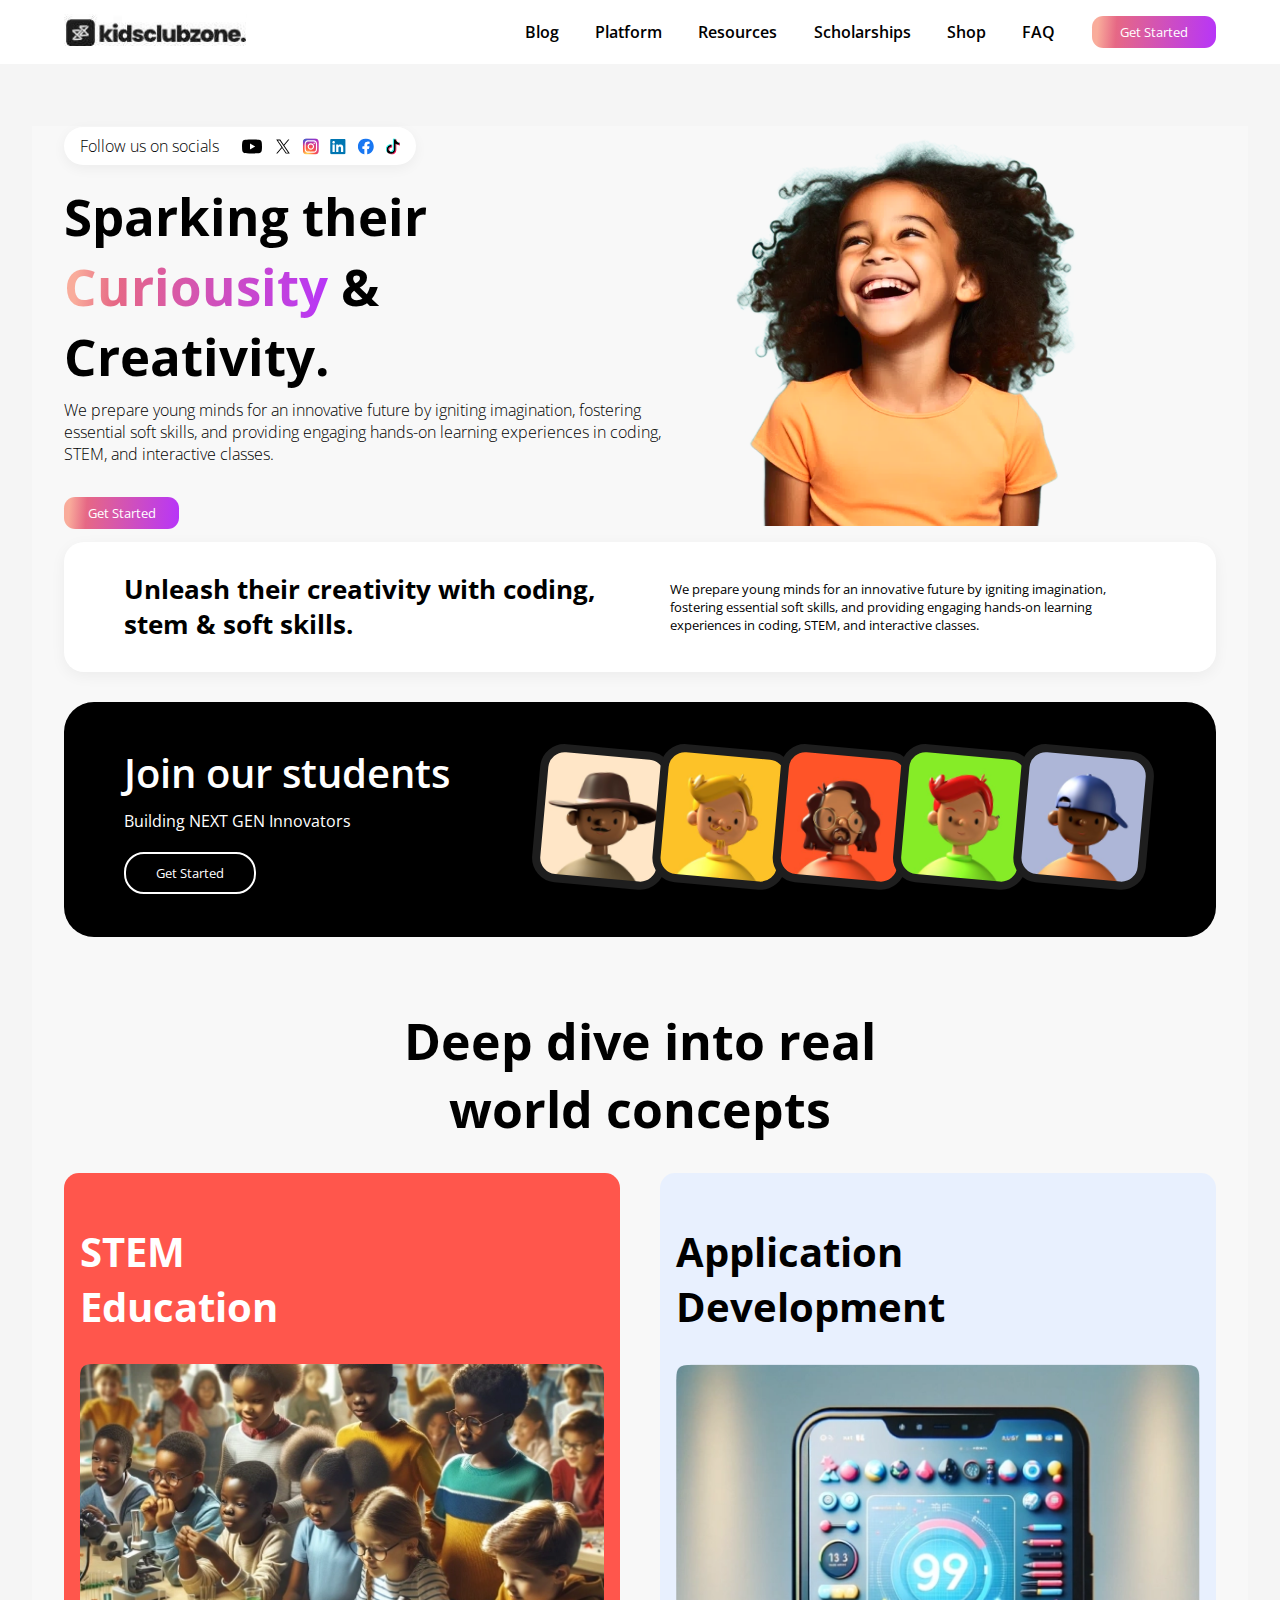
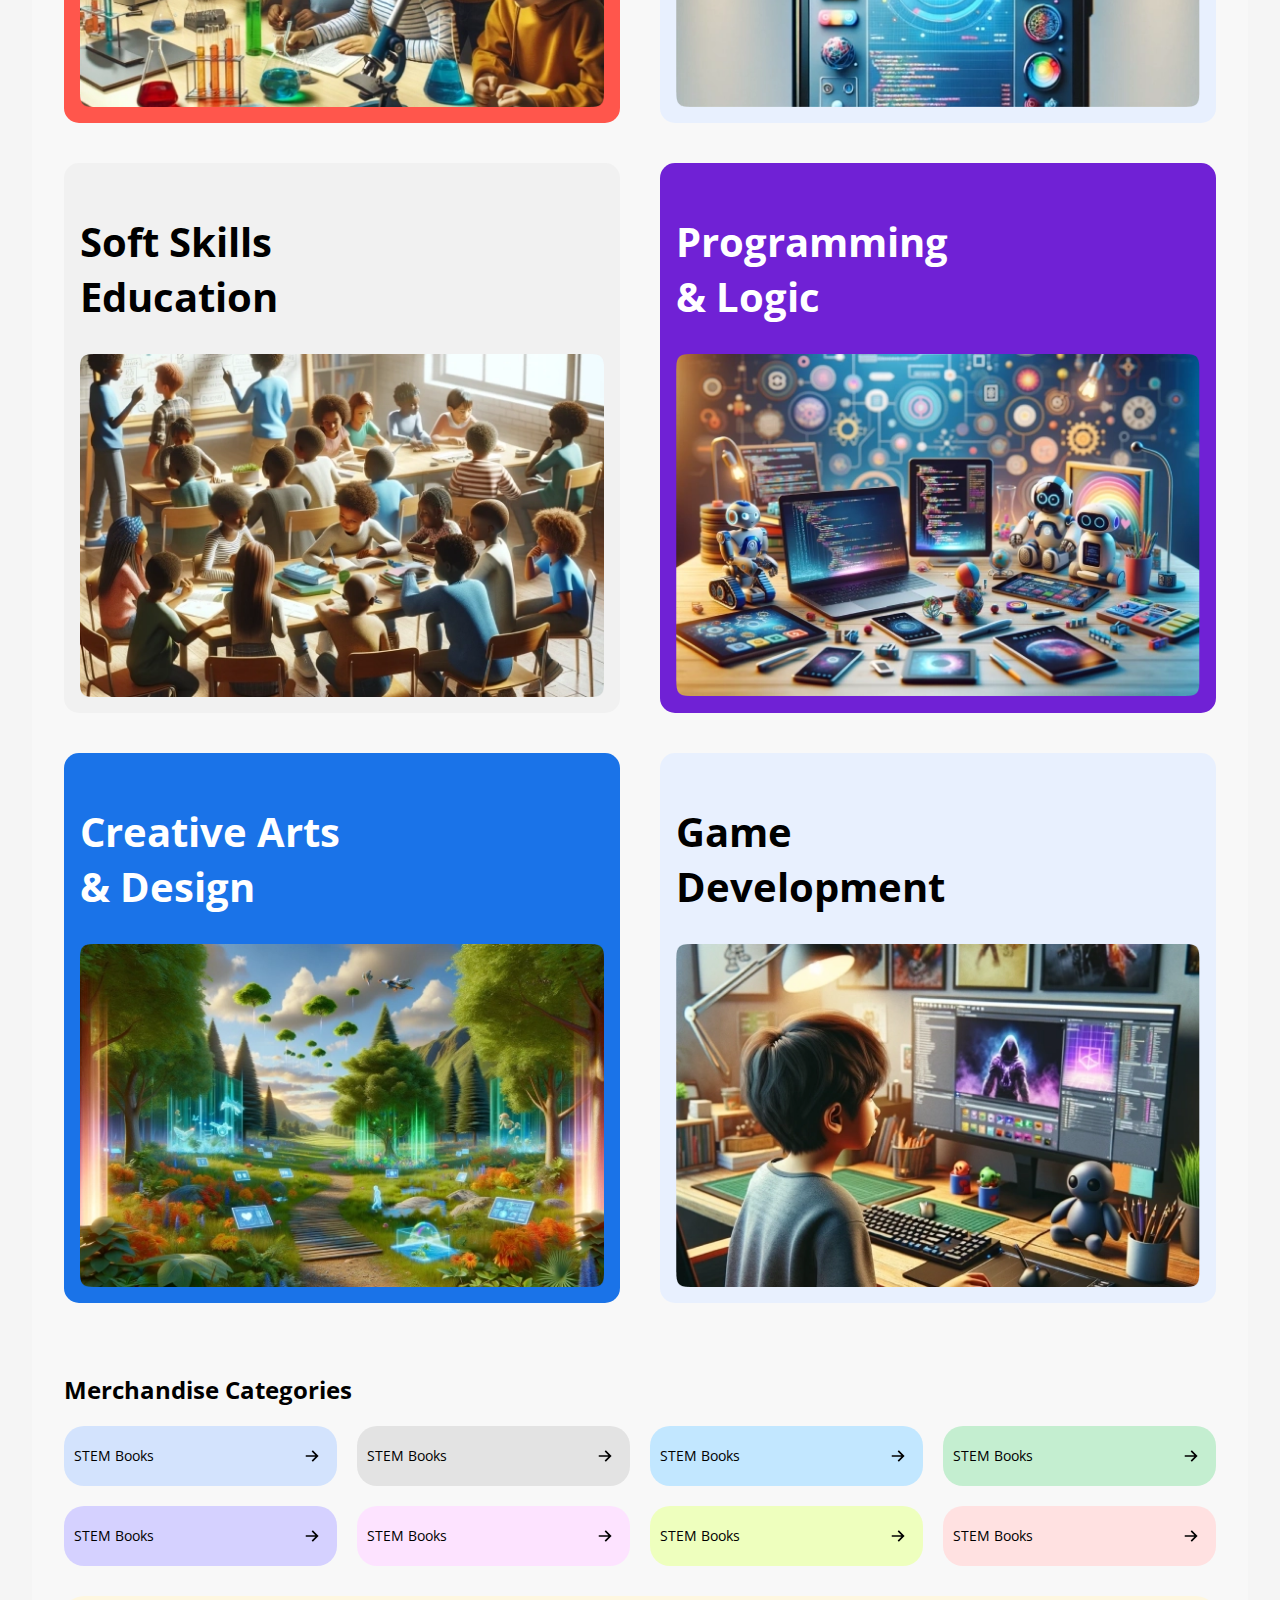
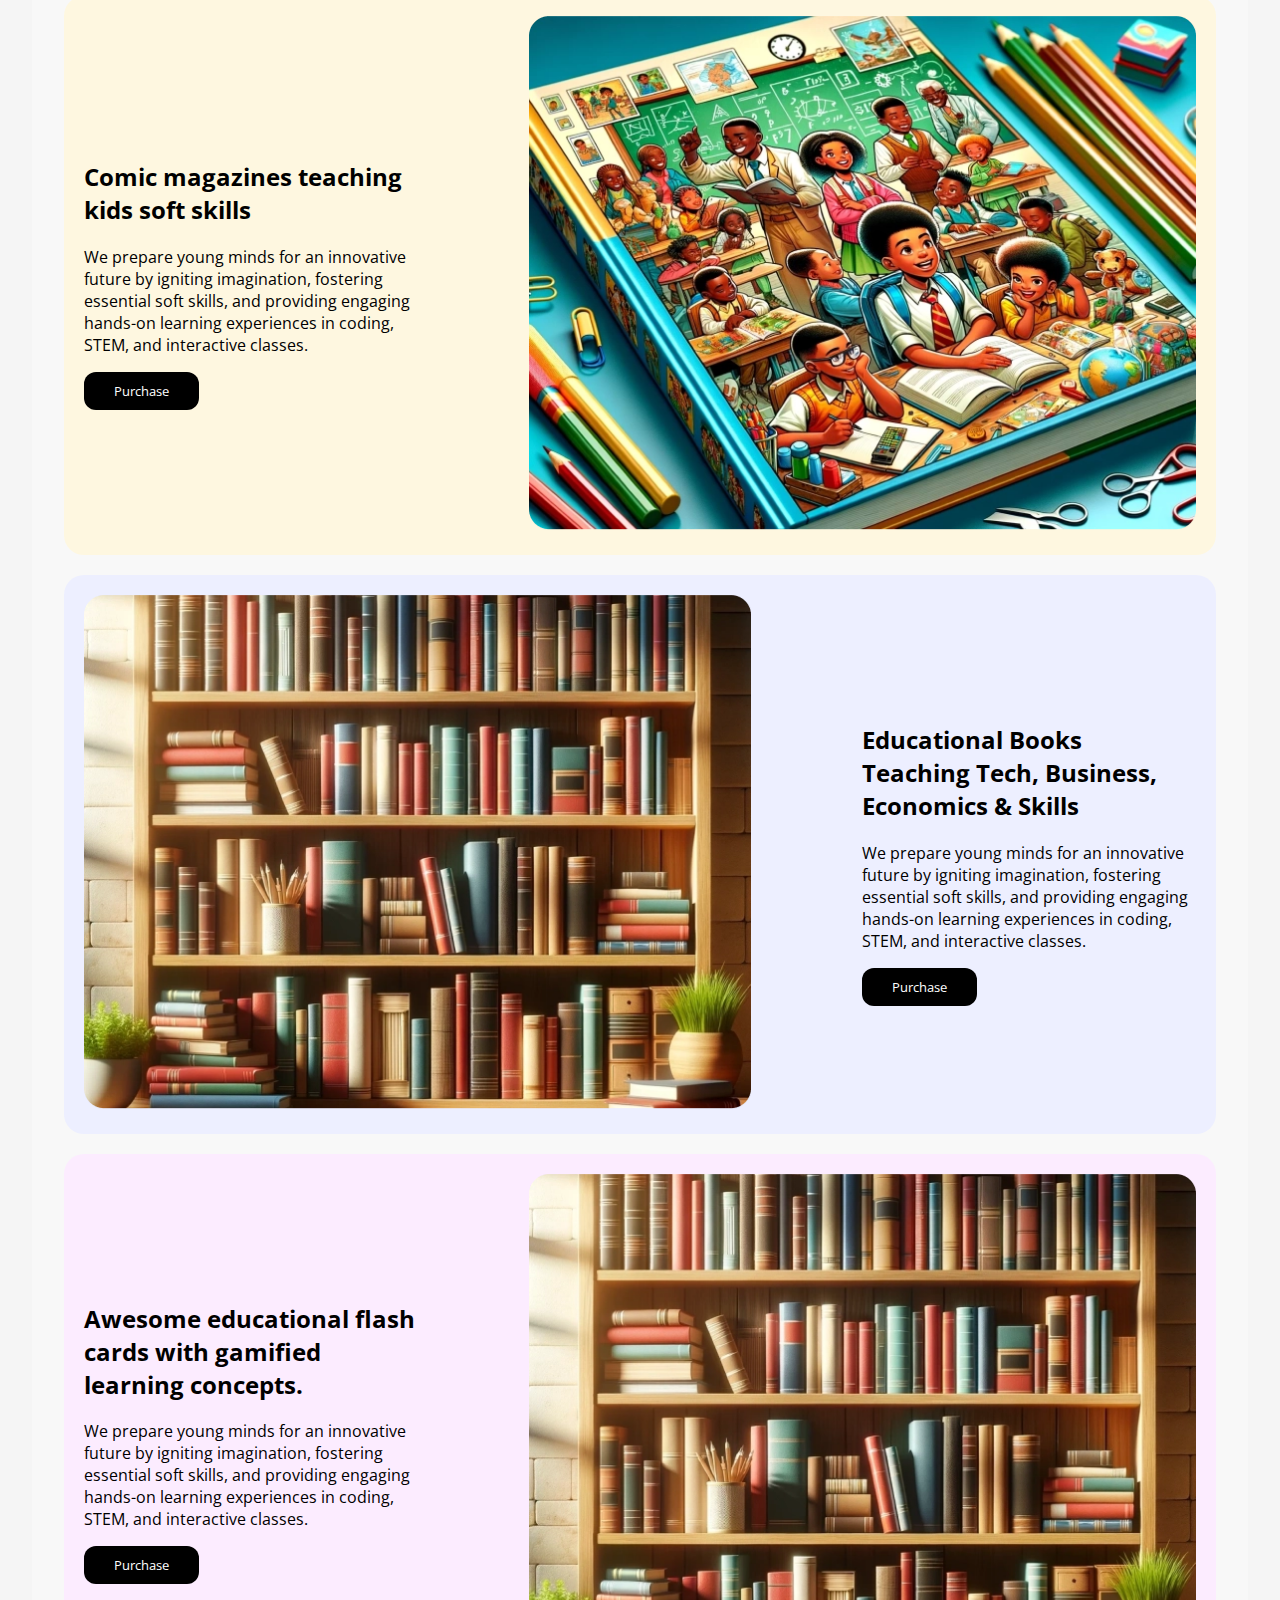
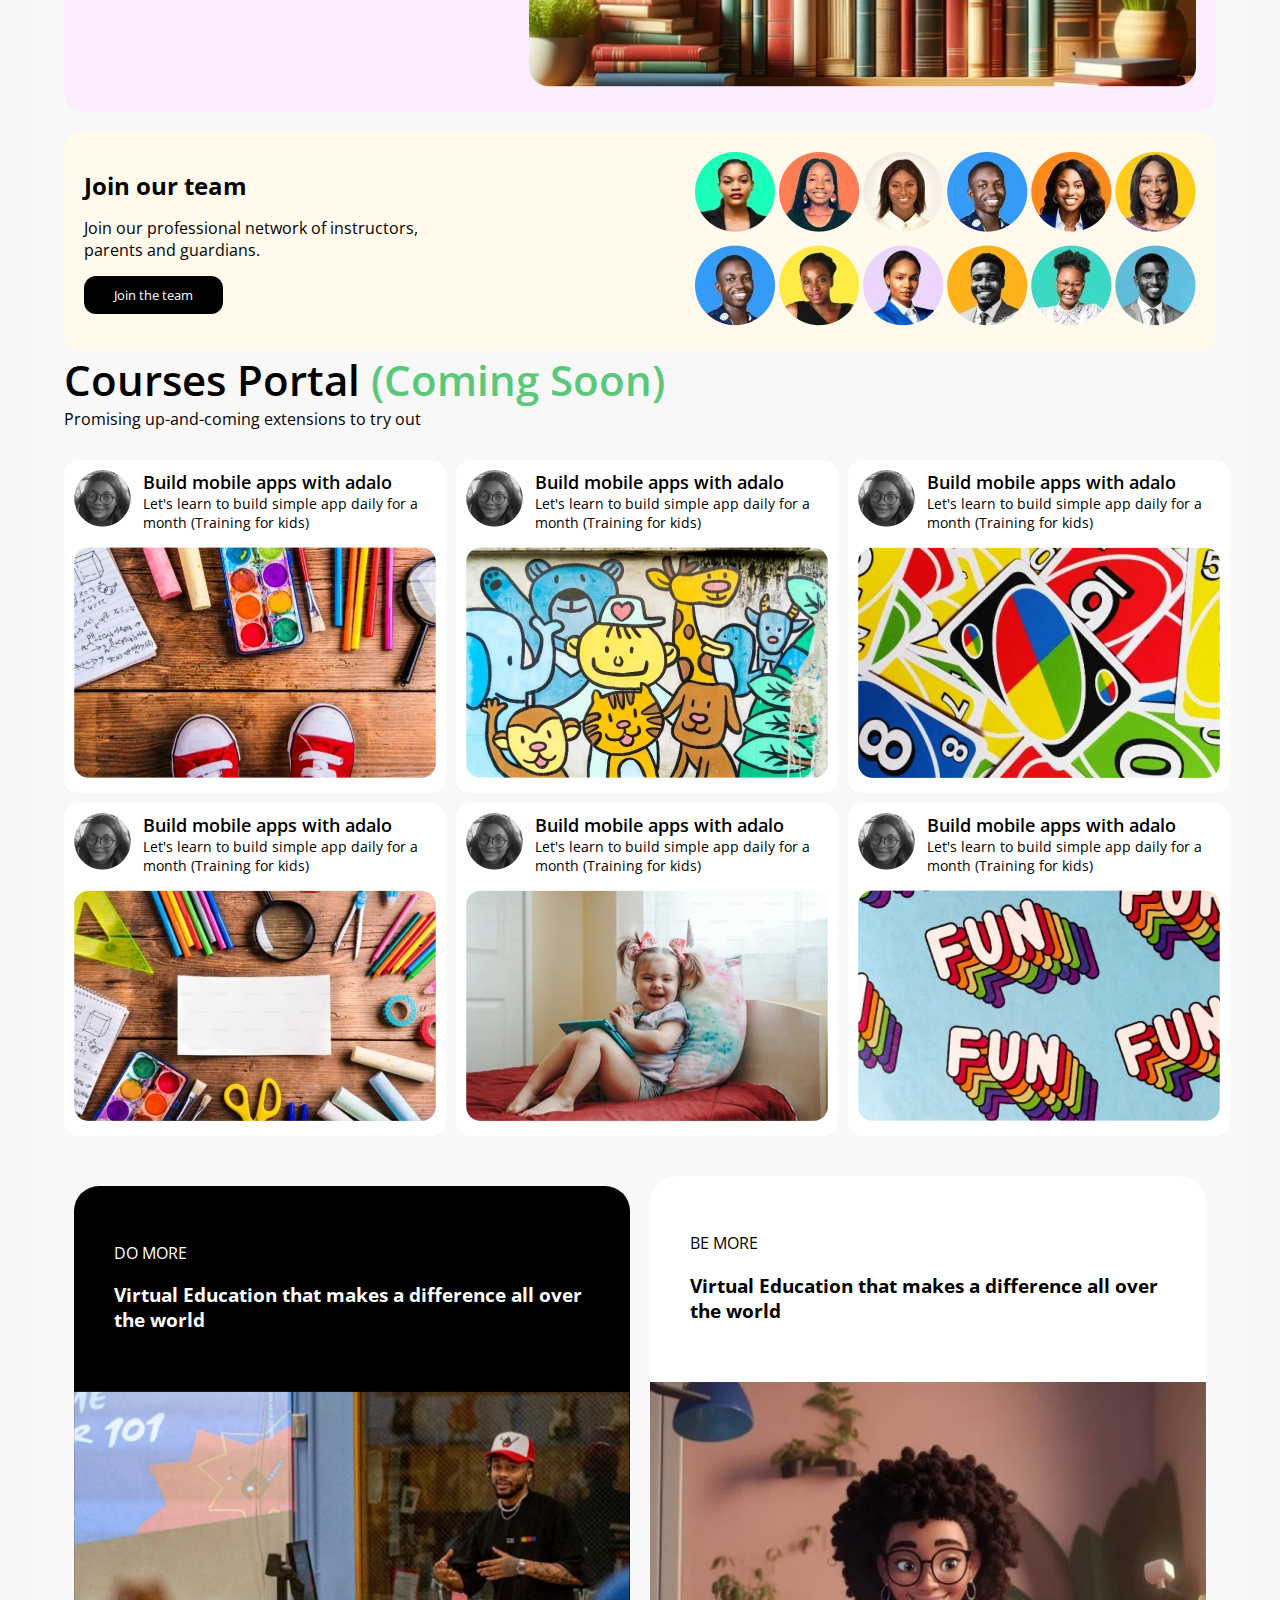
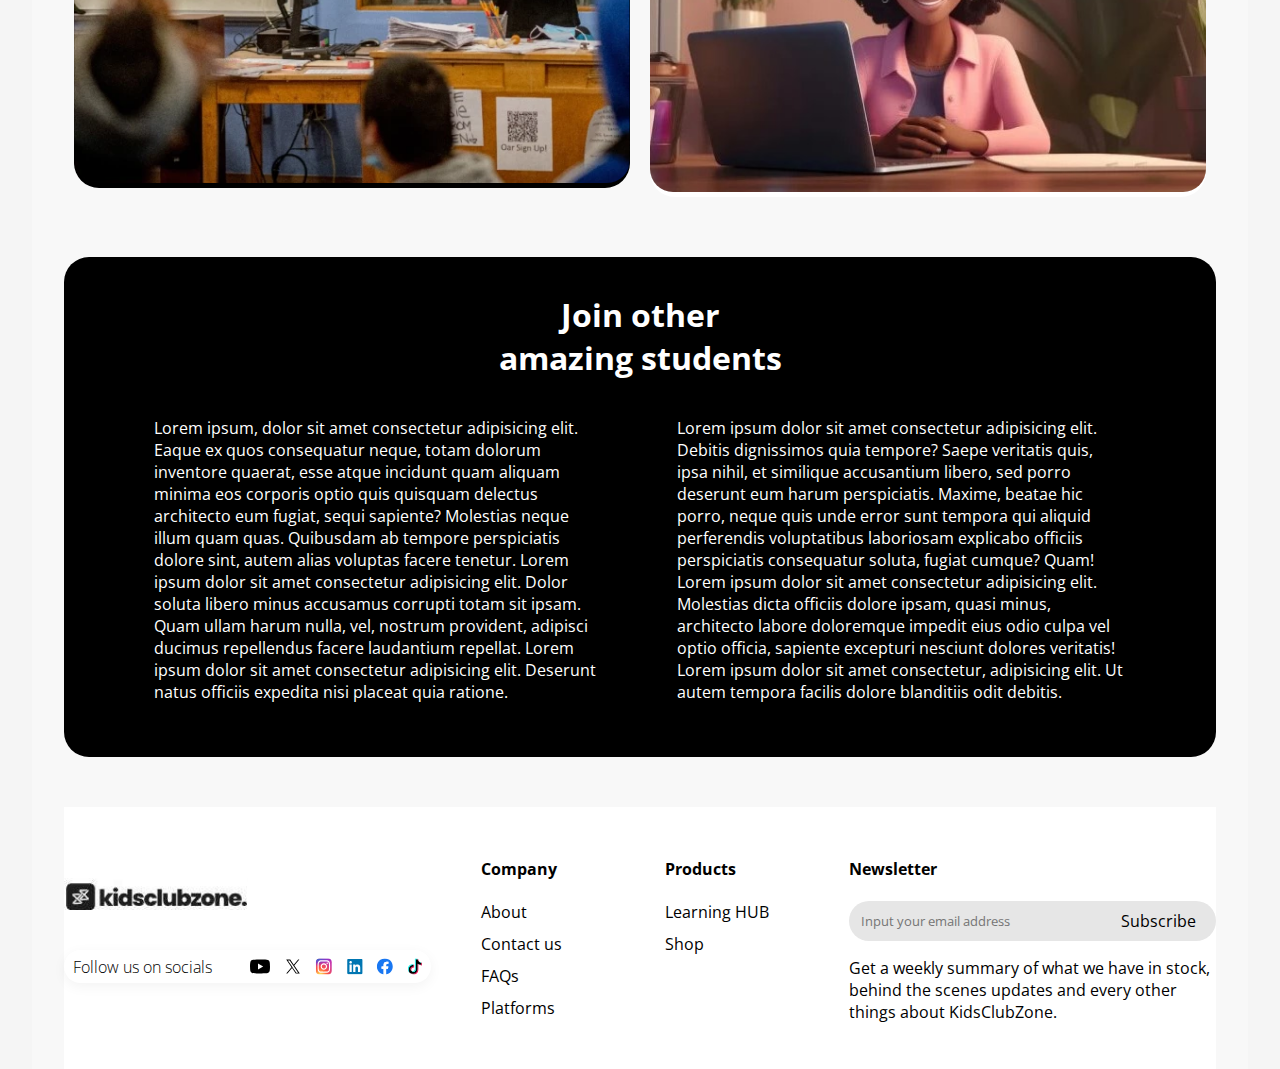
<file: index.html>
<!DOCTYPE html>
<html lang="en">
<head>
  <meta charset="UTF-8">
  <meta name="viewport" content="width=device-width, initial-scale=1.0">
  <link rel="preconnect" href="https://fonts.gstatic.com" crossorigin>
  <link href="https://fonts.googleapis.com/css2?family=Inter:wght@700&family=Roboto:wght@400;500;700&display=swap" rel="stylesheet">
  <link rel="preconnect" href="https://fonts.googleapis.com">
  <link href="https://fonts.googleapis.com/css2?family=Work+Sans&display=swap" rel="stylesheet">

  <link rel="stylesheet" href="style.css">
  <title>Welcome to Kidsclubzone</title>
</head>
<body>
  <div class="banner-div">
    <div class="logo-div">
      <img src="Images/Group.svg.jpg" alt="logo here">
    </div>

    <div class="nav-div">
      <a href="#">Blog</a>
      <a href="#">Platform</a>
      <a href="#">Resources</a>
      <a href="#">Scholarships</a>
      <a href="#">Shop</a>
      <a href="#">FAQ</a>
      <button class="gs">Get Started</button>
    </div>
  </div>


  <main>

    <div class="section1">
      <div class="texts">
  
        <div class="socials">
          <div class="s-texts-div">
            <p class="s-texts">Follow us on socials</p>
          </div>
          <div class="icons">
            <svg xmlns="http://www.w3.org/2000/svg" width="24" height="25" viewBox="0 0 24 25" fill="none">
              <path d="M10 15.5332L15.19 12.5332L10 9.5332V15.5332ZM21.56 7.7032C21.69 8.1732 21.78 8.8032 21.84 9.6032C21.91 10.4032 21.94 11.0932 21.94 11.6932L22 12.5332C22 14.7232 21.84 16.3332 21.56 17.3632C21.31 18.2632 20.73 18.8432 19.83 19.0932C19.36 19.2232 18.5 19.3132 17.18 19.3732C15.88 19.4432 14.69 19.4732 13.59 19.4732L12 19.5332C7.81 19.5332 5.2 19.3732 4.17 19.0932C3.27 18.8432 2.69 18.2632 2.44 17.3632C2.31 16.8932 2.22 16.2632 2.16 15.4632C2.09 14.6632 2.06 13.9732 2.06 13.3732L2 12.5332C2 10.3432 2.16 8.7332 2.44 7.7032C2.69 6.8032 3.27 6.2232 4.17 5.9732C4.64 5.8432 5.5 5.7532 6.82 5.6932C8.12 5.6232 9.31 5.5932 10.41 5.5932L12 5.5332C16.19 5.5332 18.8 5.6932 19.83 5.9732C20.73 6.2232 21.31 6.8032 21.56 7.7032Z" fill="black"/>
            </svg>
  
            <svg xmlns="http://www.w3.org/2000/svg" width="16" height="17" viewBox="0 0 16 17" fill="none">
              <path d="M9.29401 7.4612L14.357 1.5332H13.157L8.76201 6.6802L5.25001 1.5332H1.20001L6.51001 9.3172L1.20001 15.5332H2.40001L7.04201 10.0972L10.751 15.5332H14.801L9.29401 7.4612ZM7.65101 9.3852L7.11301 8.6102L2.83201 2.4432H4.67501L8.12901 7.4202L8.66701 8.1952L13.158 14.6652H11.315L7.65101 9.3852Z" fill="black"/>
            </svg>
  
            <svg xmlns="http://www.w3.org/2000/svg" width="17" height="17" viewBox="0 0 17 17" fill="none">
              <g clip-path="url(#clip0_1_1489)">
                <path d="M13.1071 0.533203H4.60715C2.53608 0.533203 0.857147 2.21214 0.857147 4.2832V12.7832C0.857147 14.8543 2.53608 16.5332 4.60715 16.5332H13.1071C15.1782 16.5332 16.8571 14.8543 16.8571 12.7832V4.2832C16.8571 2.21214 15.1782 0.533203 13.1071 0.533203Z" fill="url(#paint0_radial_1_1489)"/>
                <path d="M13.1071 0.533203H4.60715C2.53608 0.533203 0.857147 2.21214 0.857147 4.2832V12.7832C0.857147 14.8543 2.53608 16.5332 4.60715 16.5332H13.1071C15.1782 16.5332 16.8571 14.8543 16.8571 12.7832V4.2832C16.8571 2.21214 15.1782 0.533203 13.1071 0.533203Z" fill="url(#paint1_radial_1_1489)"/>
                <path d="M8.85771 2.2832C7.16033 2.2832 6.94727 2.29064 6.28065 2.32095C5.61527 2.35145 5.16108 2.45677 4.76371 2.61133C4.35258 2.77095 4.0039 2.98452 3.65652 3.33202C3.30883 3.67945 3.09527 4.02814 2.93515 4.43908C2.78015 4.83658 2.67471 5.29095 2.64477 5.95602C2.61496 6.6227 2.60715 6.83583 2.60715 8.53327C2.60715 10.2307 2.61465 10.4431 2.6449 11.1097C2.67552 11.7751 2.78083 12.2293 2.93527 12.6266C3.09502 13.0378 3.30858 13.3865 3.65608 13.7338C4.0034 14.0815 4.35208 14.2956 4.7629 14.4552C5.16058 14.6098 5.61483 14.7151 6.28008 14.7456C6.94677 14.7759 7.15965 14.7833 8.85696 14.7833C10.5545 14.7833 10.7669 14.7759 11.4335 14.7456C12.0989 14.7151 12.5536 14.6098 12.9513 14.4552C13.3622 14.2956 13.7104 14.0815 14.0576 13.7338C14.4053 13.3865 14.6188 13.0378 14.779 12.6268C14.9326 12.2293 15.0381 11.775 15.0694 11.1098C15.0993 10.4432 15.1071 10.2307 15.1071 8.53327C15.1071 6.83583 15.0993 6.62283 15.0694 5.95614C15.0381 5.29077 14.9326 4.83664 14.779 4.43927C14.6188 4.02814 14.4053 3.67945 14.0576 3.33202C13.71 2.98439 13.3623 2.77083 12.9509 2.61139C12.5525 2.45677 12.098 2.35139 11.4326 2.32095C10.766 2.29064 10.5537 2.2832 8.85577 2.2832H8.85771ZM8.29702 3.40952C8.46346 3.40927 8.64915 3.40952 8.85771 3.40952C10.5265 3.40952 10.7243 3.41552 11.3833 3.44545C11.9926 3.47333 12.3234 3.57514 12.5437 3.6607C12.8354 3.77395 13.0433 3.90939 13.262 4.1282C13.4807 4.34695 13.6161 4.55527 13.7296 4.84695C13.8152 5.06695 13.9171 5.3977 13.9449 6.00708C13.9748 6.66595 13.9813 6.86383 13.9813 8.53183C13.9813 10.1998 13.9748 10.3978 13.9449 11.0566C13.917 11.666 13.8152 11.9967 13.7296 12.2168C13.6164 12.5085 13.4807 12.7161 13.262 12.9348C13.0432 13.1535 12.8355 13.2889 12.5437 13.4022C12.3236 13.4881 11.9926 13.5897 11.3833 13.6176C10.7244 13.6475 10.5265 13.654 8.85771 13.654C7.18884 13.654 6.99102 13.6475 6.33221 13.6176C5.72283 13.5895 5.39208 13.4876 5.17158 13.4021C4.87996 13.2888 4.67158 13.1534 4.45283 12.9346C4.23408 12.7159 4.09871 12.5081 3.98515 12.2163C3.89958 11.9962 3.79765 11.6655 3.7699 11.0561C3.73996 10.3972 3.73396 10.1993 3.73396 8.53027C3.73396 6.86127 3.73996 6.66439 3.7699 6.00552C3.79777 5.39614 3.89958 5.06539 3.98515 4.84508C4.09846 4.55339 4.23408 4.34508 4.4529 4.12633C4.67165 3.90758 4.87996 3.77214 5.17165 3.65864C5.39196 3.5727 5.72283 3.47114 6.33221 3.44314C6.90877 3.41708 7.13221 3.40927 8.29702 3.40795V3.40952ZM12.194 4.44727C11.7799 4.44727 11.444 4.78289 11.444 5.19702C11.444 5.61108 11.7799 5.94702 12.194 5.94702C12.608 5.94702 12.944 5.61108 12.944 5.19702C12.944 4.78295 12.608 4.44702 12.194 4.44702V4.44727ZM8.85771 5.32358C7.08521 5.32358 5.64808 6.7607 5.64808 8.53327C5.64808 10.3058 7.08521 11.7423 8.85771 11.7423C10.6303 11.7423 12.0669 10.3058 12.0669 8.53327C12.0669 6.76077 10.6301 5.32358 8.85758 5.32358H8.85771ZM8.85771 6.44989C10.0083 6.44989 10.9411 7.38258 10.9411 8.53327C10.9411 9.68383 10.0083 10.6166 8.85771 10.6166C7.70708 10.6166 6.7744 9.68383 6.7744 8.53327C6.7744 7.38258 7.70708 6.44989 8.85771 6.44989Z" fill="white"/>
              </g>
              <defs>
                <radialGradient id="paint0_radial_1_1489" cx="0" cy="0" r="1" gradientUnits="userSpaceOnUse" gradientTransform="translate(5.10715 17.7655) rotate(-90) scale(15.8572 14.7484)">
                  <stop stop-color="#FFDD55"/>
                  <stop offset="0.1" stop-color="#FFDD55"/>
                  <stop offset="0.5" stop-color="#FF543E"/>
                  <stop offset="1" stop-color="#C837AB"/>
                </radialGradient>
                <radialGradient id="paint1_radial_1_1489" cx="0" cy="0" r="1" gradientUnits="userSpaceOnUse" gradientTransform="translate(-1.82292 1.68577) rotate(78.681) scale(7.08825 29.218)">
                  <stop stop-color="#3771C8"/>
                  <stop offset="0.128" stop-color="#3771C8"/>
                  <stop offset="1" stop-color="#6600FF" stop-opacity="0"/>
                </radialGradient>
                <clipPath id="clip0_1_1489">
                  <rect width="16" height="16" fill="white" transform="translate(0.857147 0.533203)"/>
                </clipPath>
              </defs>
            </svg>
  
            <svg xmlns="http://www.w3.org/2000/svg" width="17" height="17" viewBox="0 0 17 17" fill="none">
              <g clip-path="url(#clip0_1_1494)">
                <path d="M15.3571 0.908261H2.35715C2.06219 0.905259 1.77808 1.01939 1.56717 1.22561C1.35626 1.43184 1.23577 1.71331 1.23215 2.00826V15.0608C1.23643 15.3553 1.3572 15.6361 1.56804 15.8418C1.77888 16.0475 2.06261 16.1613 2.35715 16.1583H15.3571C15.6521 16.1606 15.936 16.0461 16.1468 15.8397C16.3576 15.6334 16.4782 15.352 16.4821 15.057V2.00451C16.4769 1.71042 16.3558 1.43029 16.1451 1.22502C15.9344 1.01974 15.6513 0.905908 15.3571 0.908261Z" fill="#0076B2"/>
                <path d="M3.48966 6.62451H5.75341V13.9083H3.48966V6.62451ZM4.62216 2.99951C4.8818 2.99951 5.13561 3.07652 5.35148 3.22079C5.56734 3.36507 5.73557 3.57013 5.83487 3.81003C5.93418 4.04993 5.9601 4.31389 5.90935 4.56853C5.85861 4.82316 5.73348 5.05702 5.5498 5.24053C5.36612 5.42404 5.13213 5.54894 4.87745 5.59944C4.62277 5.64995 4.35883 5.62378 4.11902 5.52424C3.87922 5.42471 3.67432 5.25629 3.53025 5.04029C3.38618 4.82428 3.30942 4.5704 3.30966 4.31076C3.30999 3.96288 3.44842 3.62936 3.69453 3.38349C3.94063 3.13762 4.27428 2.99951 4.62216 2.99951ZM7.17341 6.62451H9.34341V7.62451H9.37341C9.67591 7.05201 10.4134 6.44826 11.5147 6.44826C13.8072 6.44326 14.2322 7.95201 14.2322 9.90826V13.9083H11.9684V10.3645C11.9684 9.52076 11.9534 8.43451 10.7922 8.43451C9.63091 8.43451 9.43341 9.35451 9.43341 10.3095V13.9083H7.17341V6.62451Z" fill="white"/>
              </g>
              <defs>
                <clipPath id="clip0_1_1494">
                  <rect width="16" height="16" fill="white" transform="translate(0.857147 0.533203)"/>
                </clipPath>
              </defs>
            </svg>
  
            <svg xmlns="http://www.w3.org/2000/svg" width="17" height="17" viewBox="0 0 17 17" fill="none">
              <g clip-path="url(#clip0_1_1497)">
                <path d="M16.8571 8.5332C16.8571 4.11495 13.2754 0.533203 8.85715 0.533203C4.4389 0.533203 0.857147 4.11495 0.857147 8.5332C0.857147 12.5262 3.78265 15.8359 7.60715 16.436V10.8457H5.5759V8.5332H7.60715V6.7707C7.60715 4.7657 8.80152 3.6582 10.6289 3.6582C11.5041 3.6582 12.4196 3.81445 12.4196 3.81445V5.7832H11.4109C10.4171 5.7832 10.1071 6.39989 10.1071 7.03258V8.5332H12.3259L11.9712 10.8457H10.1071V16.436C13.9316 15.8359 16.8571 12.5263 16.8571 8.5332Z" fill="#1877F2"/>
                <path d="M11.9712 10.8457L12.3259 8.5332H10.1071V7.03258C10.1071 6.39983 10.4171 5.7832 11.4109 5.7832H12.4196V3.81445C12.4196 3.81445 11.5041 3.6582 10.6288 3.6582C8.80152 3.6582 7.60715 4.7657 7.60715 6.7707V8.5332H5.5759V10.8457H7.60715V16.436C8.02066 16.5008 8.43859 16.5333 8.85715 16.5332C9.27571 16.5333 9.69364 16.5008 10.1071 16.436V10.8457H11.9712Z" fill="white"/>
              </g>
              <defs>
                <clipPath id="clip0_1_1497">
                  <rect width="16" height="16" fill="white" transform="translate(0.857147 0.533203)"/>
                </clipPath>
              </defs>
            </svg>
  
            <svg xmlns="http://www.w3.org/2000/svg" width="15" height="17" viewBox="0 0 15 17" fill="none">
              <g clip-path="url(#clip0_1_1500)">
                <path d="M11.3245 6.29415C12.355 7.03042 13.6174 7.46363 14.9809 7.46363V4.84129C14.7228 4.84134 14.4655 4.81442 14.213 4.76096V6.82512C12.8497 6.82512 11.5874 6.39197 10.5566 5.65575V11.0072C10.5566 13.6844 8.38527 15.8544 5.70698 15.8544C4.70764 15.8544 3.77876 15.5525 3.00717 15.0346C3.88783 15.9346 5.11597 16.4929 6.47465 16.4929C9.15316 16.4929 11.3246 14.3228 11.3246 11.6456V6.29415H11.3245ZM12.2718 3.64852C11.7451 3.07346 11.3993 2.33028 11.3245 1.50866V1.17139H10.5968C10.78 2.21563 11.4048 3.10777 12.2718 3.64852ZM4.70119 12.9803C4.40695 12.5947 4.24789 12.1229 4.24861 11.6379C4.24861 10.4135 5.24176 9.42077 6.46709 9.42077C6.6954 9.42065 6.92238 9.45569 7.14003 9.52466V6.84366C6.88568 6.80885 6.62902 6.79401 6.37247 6.79947V8.8862C6.15472 8.81718 5.92763 8.78216 5.6992 8.78237C4.47393 8.78237 3.48083 9.77503 3.48083 10.9996C3.48083 11.8655 3.97721 12.6151 4.70119 12.9803Z" fill="#FF004F"/>
                <path d="M10.5566 5.65569C11.5874 6.39191 12.8496 6.82507 14.213 6.82507V4.7609C13.4519 4.59886 12.7782 4.2014 12.2717 3.64852C11.4047 3.10772 10.7799 2.21558 10.5968 1.17139H8.68544V11.6455C8.68108 12.8666 7.68963 13.8552 6.46696 13.8552C5.74651 13.8552 5.1064 13.512 4.70105 12.9802C3.97719 12.6151 3.48075 11.8654 3.48075 10.9996C3.48075 9.77519 4.47385 8.78242 5.69912 8.78242C5.93388 8.78242 6.16014 8.81895 6.37239 8.88626V6.79952C3.74111 6.85387 1.62497 9.00272 1.62497 11.6455C1.62497 12.9648 2.15192 14.1608 3.0072 15.0347C3.77879 15.5525 4.70762 15.8545 5.70701 15.8545C8.38536 15.8545 10.5567 13.6843 10.5567 11.0072L10.5566 5.65569Z" fill="black"/>
                <path d="M14.213 4.76107V4.20305C13.5267 4.20409 12.854 4.012 12.2717 3.64873C12.7871 4.21271 13.4658 4.60163 14.213 4.76118M10.5967 1.17155C10.5793 1.07177 10.5659 0.971333 10.5566 0.870472V0.533203H7.91745V11.0074C7.91326 12.2284 6.92181 13.2171 5.69908 13.2171C5.35244 13.2176 5.01055 13.1366 4.70101 12.9805C5.10636 13.5122 5.74647 13.8554 6.46691 13.8554C7.68953 13.8554 8.68109 12.8668 8.6854 11.6458V1.1716L10.5967 1.17155ZM6.37251 6.79969V6.20553C6.15198 6.17539 5.92966 6.16031 5.70708 6.1604C3.02846 6.1604 0.857147 8.33055 0.857147 11.0074C0.857147 12.6857 1.7105 14.1648 3.00727 15.0348C2.15199 14.161 1.62504 12.9649 1.62504 11.6457C1.62504 9.00294 3.74112 6.85403 6.37251 6.79969Z" fill="#00F2EA"/>
              </g>
              <defs>
                <clipPath id="clip0_1_1500">
                  <rect width="14.1241" height="16" fill="white" transform="translate(0.857147 0.533203)"/>
                </clipPath>
              </defs>
            </svg>
          </div>
        </div>
  
        <p class="h11">Sparking their <span class="span1">Curiousity</span> & Creativity.</p>
        <p class="h12">We prepare young minds for an innovative 
          future by igniting imagination, fostering essential soft 
          skills, and providing engaging hands-on learning experiences 
          in coding, STEM, and interactive classes.</p>
  
          <button class="gs2">Get Started</button>
      </div>
  
      <div class="intro-image">
        <img src="./Images/themes-poster.webp.png" height="400px" alt="">
      </div>
    </div>
  
    <div class="section2">
      
      <div class="s2left-text-div">
        <p class="s2left-text">
          Unleash their creativity with coding, stem & soft skills.
        </p>
      </div>
      
  
      <div class="s2right-text-div">
        <p class="s2right-text">
          We prepare young minds for an innovative future by igniting imagination, fostering 
          essential soft skills, and providing engaging hands-on learning experiences in coding, 
          STEM, and interactive classes.
        </p>
      </div>
      
    </div>
  
    <div class="section3">
      <div class="s3left">
        <p class="join-our-stud">Join our students</p>
        <p>Building NEXT GEN Innovators</p>
        <button>Get Started</button>
      </div>

      <div class="s3right">
        <img src="./img/Frame 20.svg" height="150px" alt="">
      </div>
    </div>

    <div class="real-world-concepts">
      <h1>Deep dive into real world concepts</h1>

      <div class="the-boxes">

        <div class="one-box box1">
          <p class="box-title">STEM Education</p>
          <img src="./img/stem-education.webp" alt="">
        </div>

        <div class="one-box box2">
          <p class="box-title">Application Development</p>
          <img src="./img/application-development.webp" alt="">
        </div>

        <div class="one-box box3">
          <p class="box-title">Soft Skills Education</p>
          <img src="./img/soft-skill-education.webp" alt="">
        </div>

        <div class="one-box box4">
          <p class="box-title">Programming & Logic</p>
          <img src="./img/programming-and-logic.webp" alt="">
        </div>

        <div class="one-box box5">
          <p class="box-title">Creative Arts & Design</p>
          <img src="./img/creative-art-and-design.webp" alt="">
        </div>

        <div class="one-box box6">
          <p class="box-title">Game Development</p>
          <img src="./img/game-development.webp" alt="">
        </div>

      </div>
    </div>

    <div class="merchandise">
      <h2>Merchandise Categories</h2>

      <div class="merch-categories">
        <div class="one-category cat1">
          <p>STEM Books</p>
          <img src="./icons/tdesign_arrow-right.svg" alt="">
        </div>
        
        <div class="one-category cat2">
          <p>STEM Books</p>
          <img src="./icons/tdesign_arrow-right.svg" alt="">
        </div>
        <div class="one-category cat3">
          <p>STEM Books</p>
          <img src="./icons/tdesign_arrow-right.svg" alt="">
        </div>
        <div class="one-category cat4">
          <p>STEM Books</p>
          <img src="./icons/tdesign_arrow-right.svg" alt="">
        </div>
        <div class="one-category cat5">
          <p>STEM Books</p>
          <img src="./icons/tdesign_arrow-right.svg" alt="">
        </div>
        <div class="one-category cat6">
          <p>STEM Books</p>
          <img src="./icons/tdesign_arrow-right.svg" alt="">
        </div>
        <div class="one-category cat7">
          <p>STEM Books</p>
          <img src="./icons/tdesign_arrow-right.svg" alt="">
        </div>
        <div class="one-category cat8">
          <p>STEM Books</p>
          <img src="./icons/tdesign_arrow-right.svg" alt="">
        </div>

      </div>
    </div>

    <div class="large-cards">

      <div class="one-card card1">
        <div class="one-card-text">
          <h2 class="name">Comic magazines teaching kids soft skills</h2>

          <p class="details">We prepare young minds for an innovative future by igniting imagination, fostering essential soft skills, and providing engaging hands-on learning experiences in coding, STEM, and interactive classes.</p>

          <button class="one-card-button">Purchase</button>
        </div>
        <div class="one-card-image">
          <img src="./img/comic-magazines.webp" alt="">
        </div>
      </div>

      
      <div class="one-card card2">
        
        <div class="one-card-image">
          <img src="./img/educational-books.webp" alt="">
        </div>

        <div class="one-card-text">
          <h2 class="name">Educational Books Teaching Tech, Business, Economics & Skills</h2>

          <p class="details">We prepare young minds for an innovative future by igniting imagination, fostering essential soft skills, and providing engaging hands-on learning experiences in coding, STEM, and interactive classes.</p>

          <button class="one-card-button">Purchase</button>
        </div>
      </div>

      
      <div class="one-card card3">
        <div class="one-card-text">
          <h2 class="name">Awesome educational flash cards with gamified learning concepts.</h2>

          <p class="details">We prepare young minds for an innovative future by igniting imagination, fostering essential soft skills, and providing engaging hands-on learning experiences in coding, STEM, and interactive classes.</p>

          <button class="one-card-button">Purchase</button>
        </div>
        <div class="one-card-image">
          <img src="./img/educational-books.webp" alt="">
        </div>
      </div>
      

    </div>

    <div class="join-our-team">
      <div class="jot-text">
        <h2>Join our team</h2>
        <p>Join our professional network of instructors, parents and guardians.</p>
        <button class="one-card-button">Join the team</button>
      </div>

      <div class="jot-right">
        <img src="./img/joinourteam.webp" alt="">
      </div>
    </div>


    <div class="courses-portal">
      <div class="cp-head">
        <p class="cp-name">Courses Portal <span>(Coming Soon)</span></p>
        <p class="cp-descr">Promising up-and-coming extensions to try out</p>
      </div>

      <div class="cp-body">
        <div class="one-cp-box">

          <div class="one-cp-box-profile">
            <div class="one-cp-box-dp">
              <img src="./img/avatar.webp" alt="">
            </div>
            <div class="name-and-details">
              <p class="nam">Build mobile apps with adalo</p>
              <p class="det">Let's learn to build simple app daily for a month (Training for kids)</p>
            </div>
          </div>

          <div class="one-cp-box-image">
            <img src="./img/courses/course1.webp" alt="">
          </div>
        </div>

        
        <div class="one-cp-box">

          <div class="one-cp-box-profile">
            <div class="one-cp-box-dp">
              <img src="./img/avatar.webp" alt="">
            </div>
            <div class="name-and-details">
              <p class="nam">Build mobile apps with adalo</p>
              <p class="det">Let's learn to build simple app daily for a month (Training for kids)</p>
            </div>
          </div>

          <div class="one-cp-box-image">
            <img src="./img/courses/course2.webp" alt="">
          </div>
        </div>


        <div class="one-cp-box">

          <div class="one-cp-box-profile">
            <div class="one-cp-box-dp">
              <img src="./img/avatar.webp" alt="">
            </div>
            <div class="name-and-details">
              <p class="nam">Build mobile apps with adalo</p>
              <p class="det">Let's learn to build simple app daily for a month (Training for kids)</p>
            </div>
          </div>

          <div class="one-cp-box-image">
            <img src="./img/courses/course3.webp" alt="">
          </div>
        </div>


        <div class="one-cp-box">

          <div class="one-cp-box-profile">
            <div class="one-cp-box-dp">
              <img src="./img/avatar.webp" alt="">
            </div>
            <div class="name-and-details">
              <p class="nam">Build mobile apps with adalo</p>
              <p class="det">Let's learn to build simple app daily for a month (Training for kids)</p>
            </div>
          </div>

          <div class="one-cp-box-image">
            <img src="./img/courses/course4.webp" alt="">
          </div>
        </div>


        <div class="one-cp-box">

          <div class="one-cp-box-profile">
            <div class="one-cp-box-dp">
              <img src="./img/avatar.webp" alt="">
            </div>
            <div class="name-and-details">
              <p class="nam">Build mobile apps with adalo</p>
              <p class="det">Let's learn to build simple app daily for a month (Training for kids)</p>
            </div>
          </div>

          <div class="one-cp-box-image">
            <img src="./img/courses/course5.webp" alt="">
          </div>
        </div>


        <div class="one-cp-box">

          <div class="one-cp-box-profile">
            <div class="one-cp-box-dp">
              <img src="./img/avatar.webp" alt="">
            </div>
            <div class="name-and-details">
              <p class="nam">Build mobile apps with adalo</p>
              <p class="det">Let's learn to build simple app daily for a month (Training for kids)</p>
            </div>
          </div>

          <div class="one-cp-box-image">
            <img src="./img/courses/course6.webp" alt="">
          </div>
        </div>

      </div>

    </div>


    
    <div class="do-more-be-more">

      <div class="do-more">
        <div class="dm-text-div">
          <p>DO MORE</p>
          <h3>Virtual Education that makes a difference all over the world</h3>
        </div>

        <div class="dm-picture-div">
          <img src="./img/notes1.webp"  alt="">
        </div>
      </div>


      <div class="be-more">
        <div class="bm-text-div">
          <p>BE MORE</p>
          <h3>Virtual Education that makes a difference all over the world</h3>
        </div>

        <div class="bm-picture-div">
          <img src="./img/notes2.jpg"  alt="">
        </div>
      </div>

    </div>





    <div class="join-other-students">
      <h1>Join other <br> amazing students</h1>

      <div class="joas-text-div">
        <p>Lorem ipsum, dolor sit amet consectetur adipisicing elit. Eaque ex quos consequatur neque, totam dolorum inventore quaerat, esse atque incidunt quam aliquam minima eos corporis optio quis quisquam delectus architecto eum fugiat, sequi sapiente? Molestias neque illum quam quas. Quibusdam ab tempore perspiciatis dolore sint, autem alias voluptas facere tenetur. Lorem ipsum dolor sit amet consectetur adipisicing elit. Dolor soluta libero minus accusamus corrupti totam sit ipsam. Quam ullam harum nulla, vel, nostrum provident, adipisci ducimus repellendus facere laudantium repellat. Lorem ipsum dolor sit amet consectetur adipisicing elit. Deserunt natus officiis expedita nisi placeat quia ratione.</p>
  
        <p>Lorem ipsum dolor sit amet consectetur adipisicing elit. Debitis dignissimos quia tempore? Saepe veritatis quis, ipsa nihil, et similique accusantium libero, sed porro deserunt eum harum perspiciatis. Maxime, beatae hic porro, neque quis unde error sunt tempora qui aliquid perferendis voluptatibus laboriosam explicabo officiis perspiciatis consequatur soluta, fugiat cumque? Quam! Lorem ipsum dolor sit amet consectetur adipisicing elit. Molestias dicta officiis dolore ipsam, quasi minus, architecto labore doloremque impedit eius odio culpa vel optio officia, sapiente excepturi nesciunt dolores veritatis! Lorem ipsum dolor sit amet consectetur, adipisicing elit. Ut autem tempora facilis dolore blanditiis odit debitis.</p>
      </div>
    </div>

    

    <div class="white-footer">
      <div class="for-socials">

        <img src="./Images/Group.svg.jpg" alt="">

        <div class="socials socials-in-footer">
          <div class="s-texts-div">
            <p class="s-texts">Follow us on socials</p>
          </div>
          <div class="icons">
            <svg xmlns="http://www.w3.org/2000/svg" width="24" height="25" viewBox="0 0 24 25" fill="none">
              <path d="M10 15.5332L15.19 12.5332L10 9.5332V15.5332ZM21.56 7.7032C21.69 8.1732 21.78 8.8032 21.84 9.6032C21.91 10.4032 21.94 11.0932 21.94 11.6932L22 12.5332C22 14.7232 21.84 16.3332 21.56 17.3632C21.31 18.2632 20.73 18.8432 19.83 19.0932C19.36 19.2232 18.5 19.3132 17.18 19.3732C15.88 19.4432 14.69 19.4732 13.59 19.4732L12 19.5332C7.81 19.5332 5.2 19.3732 4.17 19.0932C3.27 18.8432 2.69 18.2632 2.44 17.3632C2.31 16.8932 2.22 16.2632 2.16 15.4632C2.09 14.6632 2.06 13.9732 2.06 13.3732L2 12.5332C2 10.3432 2.16 8.7332 2.44 7.7032C2.69 6.8032 3.27 6.2232 4.17 5.9732C4.64 5.8432 5.5 5.7532 6.82 5.6932C8.12 5.6232 9.31 5.5932 10.41 5.5932L12 5.5332C16.19 5.5332 18.8 5.6932 19.83 5.9732C20.73 6.2232 21.31 6.8032 21.56 7.7032Z" fill="black"/>
            </svg>
  
            <svg xmlns="http://www.w3.org/2000/svg" width="16" height="17" viewBox="0 0 16 17" fill="none">
              <path d="M9.29401 7.4612L14.357 1.5332H13.157L8.76201 6.6802L5.25001 1.5332H1.20001L6.51001 9.3172L1.20001 15.5332H2.40001L7.04201 10.0972L10.751 15.5332H14.801L9.29401 7.4612ZM7.65101 9.3852L7.11301 8.6102L2.83201 2.4432H4.67501L8.12901 7.4202L8.66701 8.1952L13.158 14.6652H11.315L7.65101 9.3852Z" fill="black"/>
            </svg>
  
            <svg xmlns="http://www.w3.org/2000/svg" width="17" height="17" viewBox="0 0 17 17" fill="none">
              <g clip-path="url(#clip0_1_1489)">
                <path d="M13.1071 0.533203H4.60715C2.53608 0.533203 0.857147 2.21214 0.857147 4.2832V12.7832C0.857147 14.8543 2.53608 16.5332 4.60715 16.5332H13.1071C15.1782 16.5332 16.8571 14.8543 16.8571 12.7832V4.2832C16.8571 2.21214 15.1782 0.533203 13.1071 0.533203Z" fill="url(#paint0_radial_1_1489)"/>
                <path d="M13.1071 0.533203H4.60715C2.53608 0.533203 0.857147 2.21214 0.857147 4.2832V12.7832C0.857147 14.8543 2.53608 16.5332 4.60715 16.5332H13.1071C15.1782 16.5332 16.8571 14.8543 16.8571 12.7832V4.2832C16.8571 2.21214 15.1782 0.533203 13.1071 0.533203Z" fill="url(#paint1_radial_1_1489)"/>
                <path d="M8.85771 2.2832C7.16033 2.2832 6.94727 2.29064 6.28065 2.32095C5.61527 2.35145 5.16108 2.45677 4.76371 2.61133C4.35258 2.77095 4.0039 2.98452 3.65652 3.33202C3.30883 3.67945 3.09527 4.02814 2.93515 4.43908C2.78015 4.83658 2.67471 5.29095 2.64477 5.95602C2.61496 6.6227 2.60715 6.83583 2.60715 8.53327C2.60715 10.2307 2.61465 10.4431 2.6449 11.1097C2.67552 11.7751 2.78083 12.2293 2.93527 12.6266C3.09502 13.0378 3.30858 13.3865 3.65608 13.7338C4.0034 14.0815 4.35208 14.2956 4.7629 14.4552C5.16058 14.6098 5.61483 14.7151 6.28008 14.7456C6.94677 14.7759 7.15965 14.7833 8.85696 14.7833C10.5545 14.7833 10.7669 14.7759 11.4335 14.7456C12.0989 14.7151 12.5536 14.6098 12.9513 14.4552C13.3622 14.2956 13.7104 14.0815 14.0576 13.7338C14.4053 13.3865 14.6188 13.0378 14.779 12.6268C14.9326 12.2293 15.0381 11.775 15.0694 11.1098C15.0993 10.4432 15.1071 10.2307 15.1071 8.53327C15.1071 6.83583 15.0993 6.62283 15.0694 5.95614C15.0381 5.29077 14.9326 4.83664 14.779 4.43927C14.6188 4.02814 14.4053 3.67945 14.0576 3.33202C13.71 2.98439 13.3623 2.77083 12.9509 2.61139C12.5525 2.45677 12.098 2.35139 11.4326 2.32095C10.766 2.29064 10.5537 2.2832 8.85577 2.2832H8.85771ZM8.29702 3.40952C8.46346 3.40927 8.64915 3.40952 8.85771 3.40952C10.5265 3.40952 10.7243 3.41552 11.3833 3.44545C11.9926 3.47333 12.3234 3.57514 12.5437 3.6607C12.8354 3.77395 13.0433 3.90939 13.262 4.1282C13.4807 4.34695 13.6161 4.55527 13.7296 4.84695C13.8152 5.06695 13.9171 5.3977 13.9449 6.00708C13.9748 6.66595 13.9813 6.86383 13.9813 8.53183C13.9813 10.1998 13.9748 10.3978 13.9449 11.0566C13.917 11.666 13.8152 11.9967 13.7296 12.2168C13.6164 12.5085 13.4807 12.7161 13.262 12.9348C13.0432 13.1535 12.8355 13.2889 12.5437 13.4022C12.3236 13.4881 11.9926 13.5897 11.3833 13.6176C10.7244 13.6475 10.5265 13.654 8.85771 13.654C7.18884 13.654 6.99102 13.6475 6.33221 13.6176C5.72283 13.5895 5.39208 13.4876 5.17158 13.4021C4.87996 13.2888 4.67158 13.1534 4.45283 12.9346C4.23408 12.7159 4.09871 12.5081 3.98515 12.2163C3.89958 11.9962 3.79765 11.6655 3.7699 11.0561C3.73996 10.3972 3.73396 10.1993 3.73396 8.53027C3.73396 6.86127 3.73996 6.66439 3.7699 6.00552C3.79777 5.39614 3.89958 5.06539 3.98515 4.84508C4.09846 4.55339 4.23408 4.34508 4.4529 4.12633C4.67165 3.90758 4.87996 3.77214 5.17165 3.65864C5.39196 3.5727 5.72283 3.47114 6.33221 3.44314C6.90877 3.41708 7.13221 3.40927 8.29702 3.40795V3.40952ZM12.194 4.44727C11.7799 4.44727 11.444 4.78289 11.444 5.19702C11.444 5.61108 11.7799 5.94702 12.194 5.94702C12.608 5.94702 12.944 5.61108 12.944 5.19702C12.944 4.78295 12.608 4.44702 12.194 4.44702V4.44727ZM8.85771 5.32358C7.08521 5.32358 5.64808 6.7607 5.64808 8.53327C5.64808 10.3058 7.08521 11.7423 8.85771 11.7423C10.6303 11.7423 12.0669 10.3058 12.0669 8.53327C12.0669 6.76077 10.6301 5.32358 8.85758 5.32358H8.85771ZM8.85771 6.44989C10.0083 6.44989 10.9411 7.38258 10.9411 8.53327C10.9411 9.68383 10.0083 10.6166 8.85771 10.6166C7.70708 10.6166 6.7744 9.68383 6.7744 8.53327C6.7744 7.38258 7.70708 6.44989 8.85771 6.44989Z" fill="white"/>
              </g>
              <defs>
                <radialGradient id="paint0_radial_1_1489" cx="0" cy="0" r="1" gradientUnits="userSpaceOnUse" gradientTransform="translate(5.10715 17.7655) rotate(-90) scale(15.8572 14.7484)">
                  <stop stop-color="#FFDD55"/>
                  <stop offset="0.1" stop-color="#FFDD55"/>
                  <stop offset="0.5" stop-color="#FF543E"/>
                  <stop offset="1" stop-color="#C837AB"/>
                </radialGradient>
                <radialGradient id="paint1_radial_1_1489" cx="0" cy="0" r="1" gradientUnits="userSpaceOnUse" gradientTransform="translate(-1.82292 1.68577) rotate(78.681) scale(7.08825 29.218)">
                  <stop stop-color="#3771C8"/>
                  <stop offset="0.128" stop-color="#3771C8"/>
                  <stop offset="1" stop-color="#6600FF" stop-opacity="0"/>
                </radialGradient>
                <clipPath id="clip0_1_1489">
                  <rect width="16" height="16" fill="white" transform="translate(0.857147 0.533203)"/>
                </clipPath>
              </defs>
            </svg>
  
            <svg xmlns="http://www.w3.org/2000/svg" width="17" height="17" viewBox="0 0 17 17" fill="none">
              <g clip-path="url(#clip0_1_1494)">
                <path d="M15.3571 0.908261H2.35715C2.06219 0.905259 1.77808 1.01939 1.56717 1.22561C1.35626 1.43184 1.23577 1.71331 1.23215 2.00826V15.0608C1.23643 15.3553 1.3572 15.6361 1.56804 15.8418C1.77888 16.0475 2.06261 16.1613 2.35715 16.1583H15.3571C15.6521 16.1606 15.936 16.0461 16.1468 15.8397C16.3576 15.6334 16.4782 15.352 16.4821 15.057V2.00451C16.4769 1.71042 16.3558 1.43029 16.1451 1.22502C15.9344 1.01974 15.6513 0.905908 15.3571 0.908261Z" fill="#0076B2"/>
                <path d="M3.48966 6.62451H5.75341V13.9083H3.48966V6.62451ZM4.62216 2.99951C4.8818 2.99951 5.13561 3.07652 5.35148 3.22079C5.56734 3.36507 5.73557 3.57013 5.83487 3.81003C5.93418 4.04993 5.9601 4.31389 5.90935 4.56853C5.85861 4.82316 5.73348 5.05702 5.5498 5.24053C5.36612 5.42404 5.13213 5.54894 4.87745 5.59944C4.62277 5.64995 4.35883 5.62378 4.11902 5.52424C3.87922 5.42471 3.67432 5.25629 3.53025 5.04029C3.38618 4.82428 3.30942 4.5704 3.30966 4.31076C3.30999 3.96288 3.44842 3.62936 3.69453 3.38349C3.94063 3.13762 4.27428 2.99951 4.62216 2.99951ZM7.17341 6.62451H9.34341V7.62451H9.37341C9.67591 7.05201 10.4134 6.44826 11.5147 6.44826C13.8072 6.44326 14.2322 7.95201 14.2322 9.90826V13.9083H11.9684V10.3645C11.9684 9.52076 11.9534 8.43451 10.7922 8.43451C9.63091 8.43451 9.43341 9.35451 9.43341 10.3095V13.9083H7.17341V6.62451Z" fill="white"/>
              </g>
              <defs>
                <clipPath id="clip0_1_1494">
                  <rect width="16" height="16" fill="white" transform="translate(0.857147 0.533203)"/>
                </clipPath>
              </defs>
            </svg>
  
            <svg xmlns="http://www.w3.org/2000/svg" width="17" height="17" viewBox="0 0 17 17" fill="none">
              <g clip-path="url(#clip0_1_1497)">
                <path d="M16.8571 8.5332C16.8571 4.11495 13.2754 0.533203 8.85715 0.533203C4.4389 0.533203 0.857147 4.11495 0.857147 8.5332C0.857147 12.5262 3.78265 15.8359 7.60715 16.436V10.8457H5.5759V8.5332H7.60715V6.7707C7.60715 4.7657 8.80152 3.6582 10.6289 3.6582C11.5041 3.6582 12.4196 3.81445 12.4196 3.81445V5.7832H11.4109C10.4171 5.7832 10.1071 6.39989 10.1071 7.03258V8.5332H12.3259L11.9712 10.8457H10.1071V16.436C13.9316 15.8359 16.8571 12.5263 16.8571 8.5332Z" fill="#1877F2"/>
                <path d="M11.9712 10.8457L12.3259 8.5332H10.1071V7.03258C10.1071 6.39983 10.4171 5.7832 11.4109 5.7832H12.4196V3.81445C12.4196 3.81445 11.5041 3.6582 10.6288 3.6582C8.80152 3.6582 7.60715 4.7657 7.60715 6.7707V8.5332H5.5759V10.8457H7.60715V16.436C8.02066 16.5008 8.43859 16.5333 8.85715 16.5332C9.27571 16.5333 9.69364 16.5008 10.1071 16.436V10.8457H11.9712Z" fill="white"/>
              </g>
              <defs>
                <clipPath id="clip0_1_1497">
                  <rect width="16" height="16" fill="white" transform="translate(0.857147 0.533203)"/>
                </clipPath>
              </defs>
            </svg>
  
            <svg xmlns="http://www.w3.org/2000/svg" width="15" height="17" viewBox="0 0 15 17" fill="none">
              <g clip-path="url(#clip0_1_1500)">
                <path d="M11.3245 6.29415C12.355 7.03042 13.6174 7.46363 14.9809 7.46363V4.84129C14.7228 4.84134 14.4655 4.81442 14.213 4.76096V6.82512C12.8497 6.82512 11.5874 6.39197 10.5566 5.65575V11.0072C10.5566 13.6844 8.38527 15.8544 5.70698 15.8544C4.70764 15.8544 3.77876 15.5525 3.00717 15.0346C3.88783 15.9346 5.11597 16.4929 6.47465 16.4929C9.15316 16.4929 11.3246 14.3228 11.3246 11.6456V6.29415H11.3245ZM12.2718 3.64852C11.7451 3.07346 11.3993 2.33028 11.3245 1.50866V1.17139H10.5968C10.78 2.21563 11.4048 3.10777 12.2718 3.64852ZM4.70119 12.9803C4.40695 12.5947 4.24789 12.1229 4.24861 11.6379C4.24861 10.4135 5.24176 9.42077 6.46709 9.42077C6.6954 9.42065 6.92238 9.45569 7.14003 9.52466V6.84366C6.88568 6.80885 6.62902 6.79401 6.37247 6.79947V8.8862C6.15472 8.81718 5.92763 8.78216 5.6992 8.78237C4.47393 8.78237 3.48083 9.77503 3.48083 10.9996C3.48083 11.8655 3.97721 12.6151 4.70119 12.9803Z" fill="#FF004F"/>
                <path d="M10.5566 5.65569C11.5874 6.39191 12.8496 6.82507 14.213 6.82507V4.7609C13.4519 4.59886 12.7782 4.2014 12.2717 3.64852C11.4047 3.10772 10.7799 2.21558 10.5968 1.17139H8.68544V11.6455C8.68108 12.8666 7.68963 13.8552 6.46696 13.8552C5.74651 13.8552 5.1064 13.512 4.70105 12.9802C3.97719 12.6151 3.48075 11.8654 3.48075 10.9996C3.48075 9.77519 4.47385 8.78242 5.69912 8.78242C5.93388 8.78242 6.16014 8.81895 6.37239 8.88626V6.79952C3.74111 6.85387 1.62497 9.00272 1.62497 11.6455C1.62497 12.9648 2.15192 14.1608 3.0072 15.0347C3.77879 15.5525 4.70762 15.8545 5.70701 15.8545C8.38536 15.8545 10.5567 13.6843 10.5567 11.0072L10.5566 5.65569Z" fill="black"/>
                <path d="M14.213 4.76107V4.20305C13.5267 4.20409 12.854 4.012 12.2717 3.64873C12.7871 4.21271 13.4658 4.60163 14.213 4.76118M10.5967 1.17155C10.5793 1.07177 10.5659 0.971333 10.5566 0.870472V0.533203H7.91745V11.0074C7.91326 12.2284 6.92181 13.2171 5.69908 13.2171C5.35244 13.2176 5.01055 13.1366 4.70101 12.9805C5.10636 13.5122 5.74647 13.8554 6.46691 13.8554C7.68953 13.8554 8.68109 12.8668 8.6854 11.6458V1.1716L10.5967 1.17155ZM6.37251 6.79969V6.20553C6.15198 6.17539 5.92966 6.16031 5.70708 6.1604C3.02846 6.1604 0.857147 8.33055 0.857147 11.0074C0.857147 12.6857 1.7105 14.1648 3.00727 15.0348C2.15199 14.161 1.62504 12.9649 1.62504 11.6457C1.62504 9.00294 3.74112 6.85403 6.37251 6.79969Z" fill="#00F2EA"/>
              </g>
              <defs>
                <clipPath id="clip0_1_1500">
                  <rect width="14.1241" height="16" fill="white" transform="translate(0.857147 0.533203)"/>
                </clipPath>
              </defs>
            </svg>
          </div>
        </div>

      </div>


      <div class="company">
        <h4>Company</h4>
        <a href="">About</a>
        <a href="">Contact us</a>
        <a href="">FAQs</a>
        <a href="">Platforms</a>
      </div>


      <div class="products">
        <h4>Products</h4>
        <a href="">Learning HUB</a>
        <a href="">Shop</a>
      </div>


      <div class="news-letter">
        <h4>Newsletter</h4>

        <div class="nslt">
          <input type="text" placeholder="Input your email address">
          <button>Subscribe</button>
        </div>

        <p>Get a weekly summary of what we have in stock, behind the scenes updates and every other things about KidsClubZone.</p>
      </div>
    </div>



  </main>


  

</body>
</html>
</file>
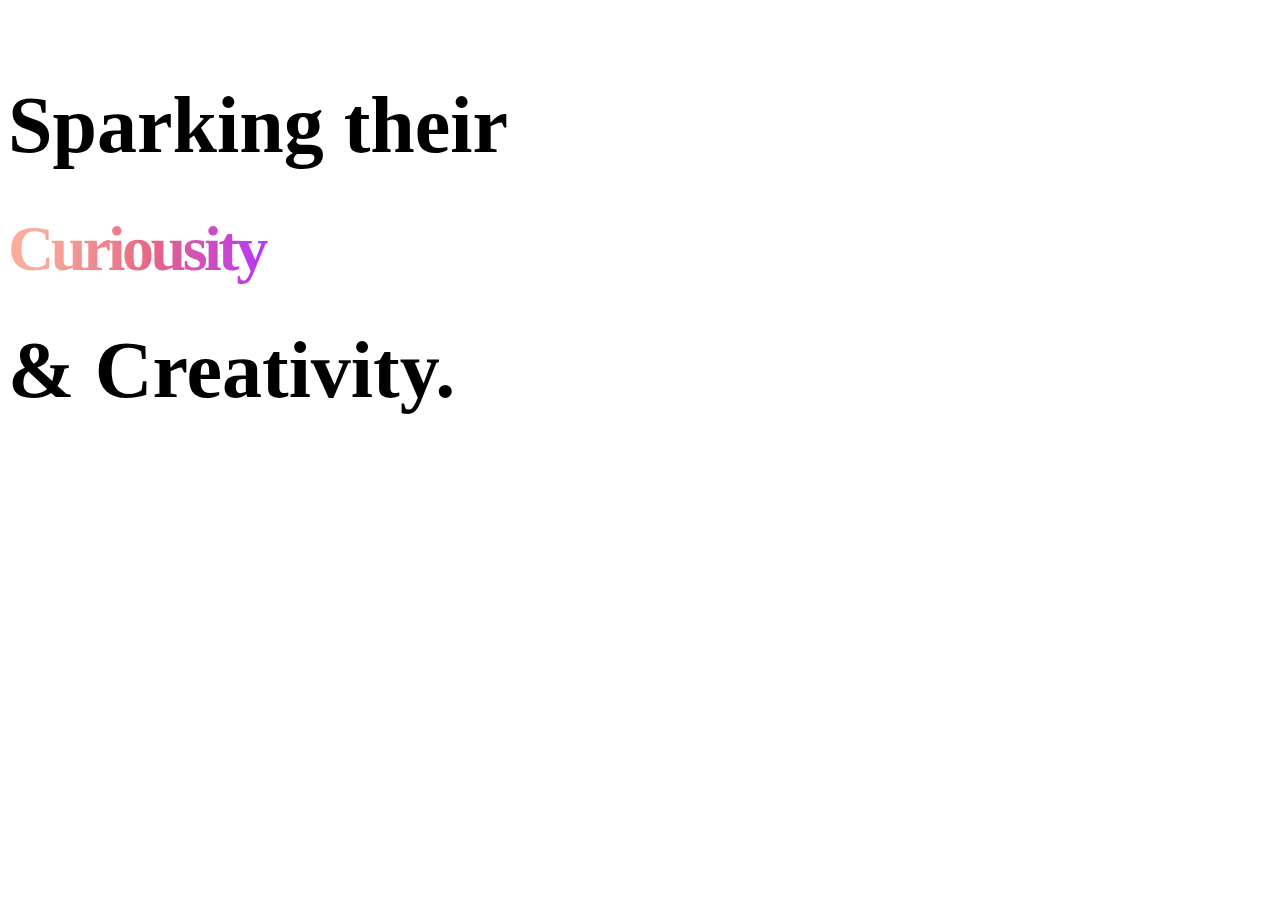
<file: testing.html>
<!DOCTYPE html>
<html lang="en">
<head>
  <meta charset="UTF-8">
  <meta name="viewport" content="width=device-width, initial-scale=1.0">
  <title>Document</title>

  <style>
    p {
      font-size: 5rem;
      font-family: poppins;
      font-weight: 700;
    }

    span {
      width: 596px;
      height: 154px;

      font-family: 'Inter';
      font-style: normal;
      font-weight: 700;
      font-size: 64px;
      line-height: 77px;
      display: flex;
      align-items: center;
      letter-spacing: -3.48842px;

      background: linear-gradient(94.05deg, #F9AC9B 5.97%, #E66885 24.14%, #B735F9 43.81%);
      -webkit-background-clip: text;
      -webkit-text-fill-color: transparent;
      background-clip: text;
      text-fill-color: transparent;


    
      flex: none;
      order: 1;
      flex-grow: 0;
    }
  </style>
</head>
<body>
  <p>
    Sparking their <span>Curiousity</span> & Creativity.
  </p>
</body>
</html>
</file>
<file: style.css>
* {
  font-family: "Open Sans Var";
  box-sizing: border-box;
}

@font-face {
  font-family: 'Open Sans Var';
  src: url(./Fonts/Open_Sans/OpenSans-VariableFont_wdth\,wght.ttf);
}

body {
  background-color: whitesmoke;
  padding: 0;
  margin: 0;
}

nav ul li {
  list-style-type: none;
}

.banner-div {
  display: flex;
  flex-direction: row;
  flex-grow: 1;
  justify-content: space-between;
  width: 100%;
  height: 4rem;
  padding: 0 5%;
  align-items: center;
  margin: 0 auto;
  position: sticky;
  top: 0;
  background-color: white;
  z-index: 2;
}

.logo-div {
  width: fit-content;
}

.banner-div .logo-div img {
  height: 2rem;
  margin: 0;
  padding: 0;
}

.banner-div .nav-div a {
  color: black;
  margin: 0;
  padding: 0;
  text-decoration: none;
}

.gs {
  color: white;
  background: linear-gradient(94deg, #F9AC9B 5%, #E66885 20%, #B735F9 100%);
  height: 2rem;
  width: 18%;
  border-radius: 0.7rem;
  border: none;
  text-align: center;
  cursor: pointer;
}

.gs2 {
  color: white;
  background: linear-gradient(94deg, #F9AC9B 5%, #E66885 20%, #B735F9 100%);
  height: 2rem;
  width: 18%;
  border-radius: 0.7rem;
  border: none;
  text-align: center;
  cursor: pointer
}

.nav-div {
  width: 60%;
  font-weight: 600;
  display: flex;
  flex-direction: row;
  justify-content: space-between;
  align-items: center;
}


/* ----------------------------------------------- */
main {
  width: 95%;
  padding: 0 2.5%;
  margin: 0 auto;
  position: relative;
  top: 50px;
  background-color: #f8f8f8;
}


.section1 {
  display: flex;
  flex-direction: row;
  justify-content: space-between;
  align-items: center;
  width: 100%;
  height: fit-content;
  margin: 30px auto;
  margin-top: 1%;
  margin-bottom: 1%;
  
}

.texts {
  height: fit-content;
  flex: 1;
}



.socials {
  display: flex;
  flex-direction: row;
  height: fit-content;
  width: 55%;
  background-color: green;
  justify-content: space-between;
  padding: 1% 2.5% 1% 2.5%;
  border-radius: 1.3rem;
  margin-top: 0;
  margin-bottom: 1rem;
  background: #FFF;
  box-shadow: 0px 3.48px 13.052px 0px rgba(0, 0, 0, 0.05);
  align-items: center;
}

.s-texts-div {
 flex: 1;
 height: fit-content;
 width: fit-content;
 margin: 0;
 padding: 0;
 align-items: center;
}

.s-texts {
  margin: 0;
  font-weight: 200;
}

.icons {
  flex: 1;
  display: flex;
  flex-direction: row;
  justify-content: space-between;
  align-items: center;
}

.h11 {
  width: 37rem;
  margin-top: 0;
  margin-bottom: 0;
  font-size: 3.2rem;
  font-weight: 700;
}

.span1 {
  background: linear-gradient(94deg, #F9AC9B 5%, #E66885 20%, #B735F9 100%);
  -webkit-background-clip: text;
  -webkit-text-fill-color: transparent;
  background-clip: text;
  /* text-fill-color: transparent; */
}

.h12 {
  width: 40rem;
  margin-top: 0.5rem;
  font-weight: 200;
  font-size: 1rem;
  margin-bottom: 5%;
}

.intro-image {
  height: fit-content;
  flex: 1;
}

/* ------------------------------------------------- */

.section2 {
  width: 100%;
  margin: 0 auto;
  margin-bottom: 30px;
  background-color: white;
  display: flex;
  flex-direction: row;
  align-items: center;
  justify-content: space-between;
  padding: 30px 50px;
  box-shadow: 0px 4px 15px 0px #0000000D;
  border-radius: 20px;
}

.s2left-text-div {
  flex: 1;
  padding: 0 10px;
}

.s2left-text {
  padding: 0;
  margin: 0;
  font-size: 1.6rem;
  font-weight: 700;
}

.s2right-text-div {
  flex: 1;
  padding: 0 10px;
}

.s2right-text {
  margin: 0;
  padding: 0;
  padding-left: 20px;
  font-size: 0.8rem;
  font-family: "Open Sans Var";
}

/* ------------------------------------------------- */

.section3 {
  width: 100%;
  border-radius: 30px;
  height: fit-content;
  background-color: black;
  display: flex;
  flex-direction: row;
  margin: 0 auto;
  padding: 40px 60px;
  justify-content: space-between;
  align-items: center;
}

.s3left {
  width: fit-content;
  height: fit-content;
  background-color: black;
  margin: 0;
}

.s3left .join-our-stud {
  color:  white;
  font-weight: 600;
  font-size: 40px;
  margin: 0;
  margin-bottom: 10px;
}

.s3left p {
  color: white;
  font-family: 'Open Sans Var';
  margin: 0;
  margin-bottom: 20px;
}

.s3left button {
  padding: 10px 30px;
  background-color: black;
  color: white;
  border: 2px solid white;
  border-radius: 20px;
}


.s3right {
  height: fit-content;
  background-color: black;
  margin: 0;
}

/* ------------------------------------------ */

.real-world-concepts {
  width: 100%;
  margin: 70px auto;
  height: fit-content;
}

.real-world-concepts h1 {
  width: 50%;
  text-align: center;
  margin: 0 auto;
  font-size: 50px;
}

.the-boxes {
  margin: 30px auto;
  display: grid;
  grid-template-columns: 1fr 1fr;
  row-gap: 40px;
  column-gap: 40px;
}

.one-box {
  height: 550px;
  padding: 16px;
  border-radius: 15px;
  background-color: blue;
}

.one-box img {
  width: 100%;
  margin: 0;
  margin-top: 30px;
  /* margin-bottom: 20px; */
  text-align: center;
}

.one-box p {
  width: 55%;
  height: fit-content;
  margin: 0;
  margin-top: 35px;
  font-weight: 700;
  font-size: 40px;
}

.box1 {
 color: white;
 background-color: #FF564C;
}

.box2 {
  color: black;
  background-color: #E8F0FE;
}

.box3 {
  color: black;
  background-color: #f1f1f1;
}

.box4 {
  background-color: #7021d5;
  color: white;
}

.box5 {
  background-color: #1a73e8;
  color: white;
}

.box6 {
  background-color: #e8f0fe;
  color: black;
}

/* --------------------------------------------- */

.merchandise {
  width: 100%;
  height: fit-content;
  margin: 30px auto;
}

.merch-categories {
  display: grid;
  grid-template-columns: 1fr 1fr 1fr 1fr;
  row-gap: 20px;
  column-gap: 20px;
}

.one-category {
  height: fit-content;
  background-color: red;
  display: flex;
  justify-content: space-between;
  align-items: center;
  padding: 20px 10px;
  padding-right: 15px;
  border-radius: 20px;
  color: black;
  cursor: pointer;
}

.one-category img {
  height: 20px;
  margin: 0;
}

.one-category p {
  font-size: 14px;
  margin: 0;
}

.cat1 {
  background-color: #d3e3fd;
}

.cat2 {
  background-color: #e3e3e3;
}

.cat3 {
  background-color: #c2e7ff;
}

.cat4 {
  background-color: #c4eed0;
}

.cat5 {
  background-color: #d5d1ff;
}

.cat6 {
  background-color: #fde3ff;
}

.cat7 {
  background-color: #eeffbe;
}

.cat8 {
  background-color: #ffe1e1;
}

/* ---------------------------------------------- */

.large-cards {
  width: 100%;
  height: fit-content;
}

.one-card {
  width: 100%;
  height: fit-content;
  background-color: red;
  margin-bottom: 20px;
  padding: 20px;
  border-radius: 20px;

  display: flex;
  justify-content: space-between;
  align-items: center;
}

.one-card-text {
  width: 30%;
}

.one-card-button {
  padding: 10px 30px;
  background-color: black;
  color: white;
  border: none;
  border-radius: 12px; 
  cursor: pointer;
}

.one-card-image {
  width: 60%;
}

.one-card-image img {
  width: 100%;
  margin: 0;
}

.card1 {
  background-color: #fef7e0;
}

.card2 {
  background-color: #edefff;
}

.card3 {
  background-color: #fcecff;
}

/* --------------------------------------------- */

.join-our-team {
  width: 100%;
  height: fit-content;
  display: flex;
  background-color: #fffaeb;
  justify-content: space-between;
  align-items: center;
  padding: 20px;
  border-radius: 18px;
}

.jot-text {
  width: 35%;
}

.jot-text h2, .jot-text p {
  margin: 0;
  margin-bottom: 15px;
}

/* ------------------------------------ */

.courses-portal {
  width: 100%;
  height: fit-content;
  /* padding: 18px; */
}

.cp-name {
  font-size: 42px;
  font-weight: 600;
  margin: 0;
}

.cp-name span {
  color: #59c878;
}

.cp-descr {
  margin: 0;
}

.cp-body {
  width: 100%;
  height: fit-content;
  display: grid;
  grid-template-columns: 1fr 1fr 1fr;
  row-gap: 10px;
  column-gap: 10px;
  margin: 30px auto;
}

.one-cp-box {
  background-color: white;
  padding: 10px;
  border-radius: 15px;
}

.one-cp-box-profile {
  width: 100%;
  display: flex;
  justify-content: space-between;
  align-items: center;
  margin-bottom: 15px;
}

.one-cp-box-dp {
  height: fit-content;
  width: fit-content;
  border-radius: 100%;
  margin-right: 12px;
}

.name-and-details {

}

.nam {
  font-size: 18px;
  font-weight: 600;
  margin: 0;
}

.det {
  font-size: 14px;
  font-weight: 400;
  margin: 0;
}

/* --------------------------------------------------- */

.do-more-be-more {
  display: flex;
  width: 100%;
  height: 550px;
  height: fit-content;
  justify-content: space-between;
  align-items: center;
}

.do-more {
  flex: 1;
  height: fit-content;
  color: white;
  background-color: black;
  margin: 10px;
  border-radius: 25px;

  display: flex;
  flex-direction: column;
  justify-content: space-between;
  align-items: center;
}

.dm-text-div {
  flex: 1;
  width: 100%;
  padding: 40px;
  margin: 0;
}

.dm-picture-div {
  flex: 1.5;
  width: 100%;
  margin: 0;
  padding: 0;
}

.dm-picture-div img {
  width: 100%;
  border-bottom-left-radius: 23px;
  border-bottom-right-radius: 23px;
}





.be-more {
  flex: 1;
  height: fit-content;
  color: black;
  background-color: white;
  margin: 10px;
  padding: 0;
  border-radius: 25px;

  display: flex;
  flex-direction: column;
  justify-content: space-between;
  align-items: center;
}

.bm-text-div {
  flex: 1;
  width: 100%;
  padding: 40px;
  margin: 0;
}

.bm-picture-div {
  flex: 1.5;
  width: 100%;
  margin: 0;
  padding: 0;
}

.bm-picture-div img {
  width: 100%;
  border-bottom-left-radius: 23px;
  border-bottom-right-radius: 23px;
}






/* ---------------------------------------------------- */

.join-other-students {
  width: 100%;
  color: white;
  height: 500px;
  background-color: black;
  border-radius: 25px;
  padding: 15px;
  margin: 50px auto;
}

.join-other-students h1 {
  width: 100%;
  text-align: center;
}

.joas-text-div {
  display: flex;
  justify-content: space-evenly;
}

.joas-text-div p {
  width: 40%;
}


/* ---------------------------------------------------- */

.white-footer {
  width: 100%;
  height: fit-content;
  background-color: white;
  color: black;
  margin: 30px auto;
  padding: 30px 0;

  display: flex;
  flex-direction: row;
  justify-content: space-between;
}

.for-socials {
  flex: 2;
  padding-right: 50px;

  display: flex;
  flex-direction: column;
  justify-content: space-evenly;
}

.for-socials img {
  width: 50%;
}

.socials-in-footer {
  width: 100%;
}



.company {
  flex: 1;
}

.company a {
  display: block;
  color: black;
  text-decoration: none;
  margin-bottom: 10px;
}

.products {
  flex: 1;
}

.products a {
  display: block;
  color: black;
  text-decoration: none;
  margin-bottom: 10px;
}



.news-letter {
  flex: 2;
}

.nslt {
  height: 40px;
  border: none;
  background-color: rgb(230, 230, 230);
  border-radius: 20px;

  display: flex;
  justify-content: space-between;
}

.nslt input {
  flex: 7;
  height: 100%;
  border: none;
  outline: none;
  border-radius: inherit;
  padding-left: 12px;
  background-color: transparent;
}

.nslt input:focus {
  outline: none;
  border: none;
}

.nslt button {
  flex: 3;
  height: 100%;
  border: none;
  font-size: 16px;
  background-color: transparent;
}
</file>
